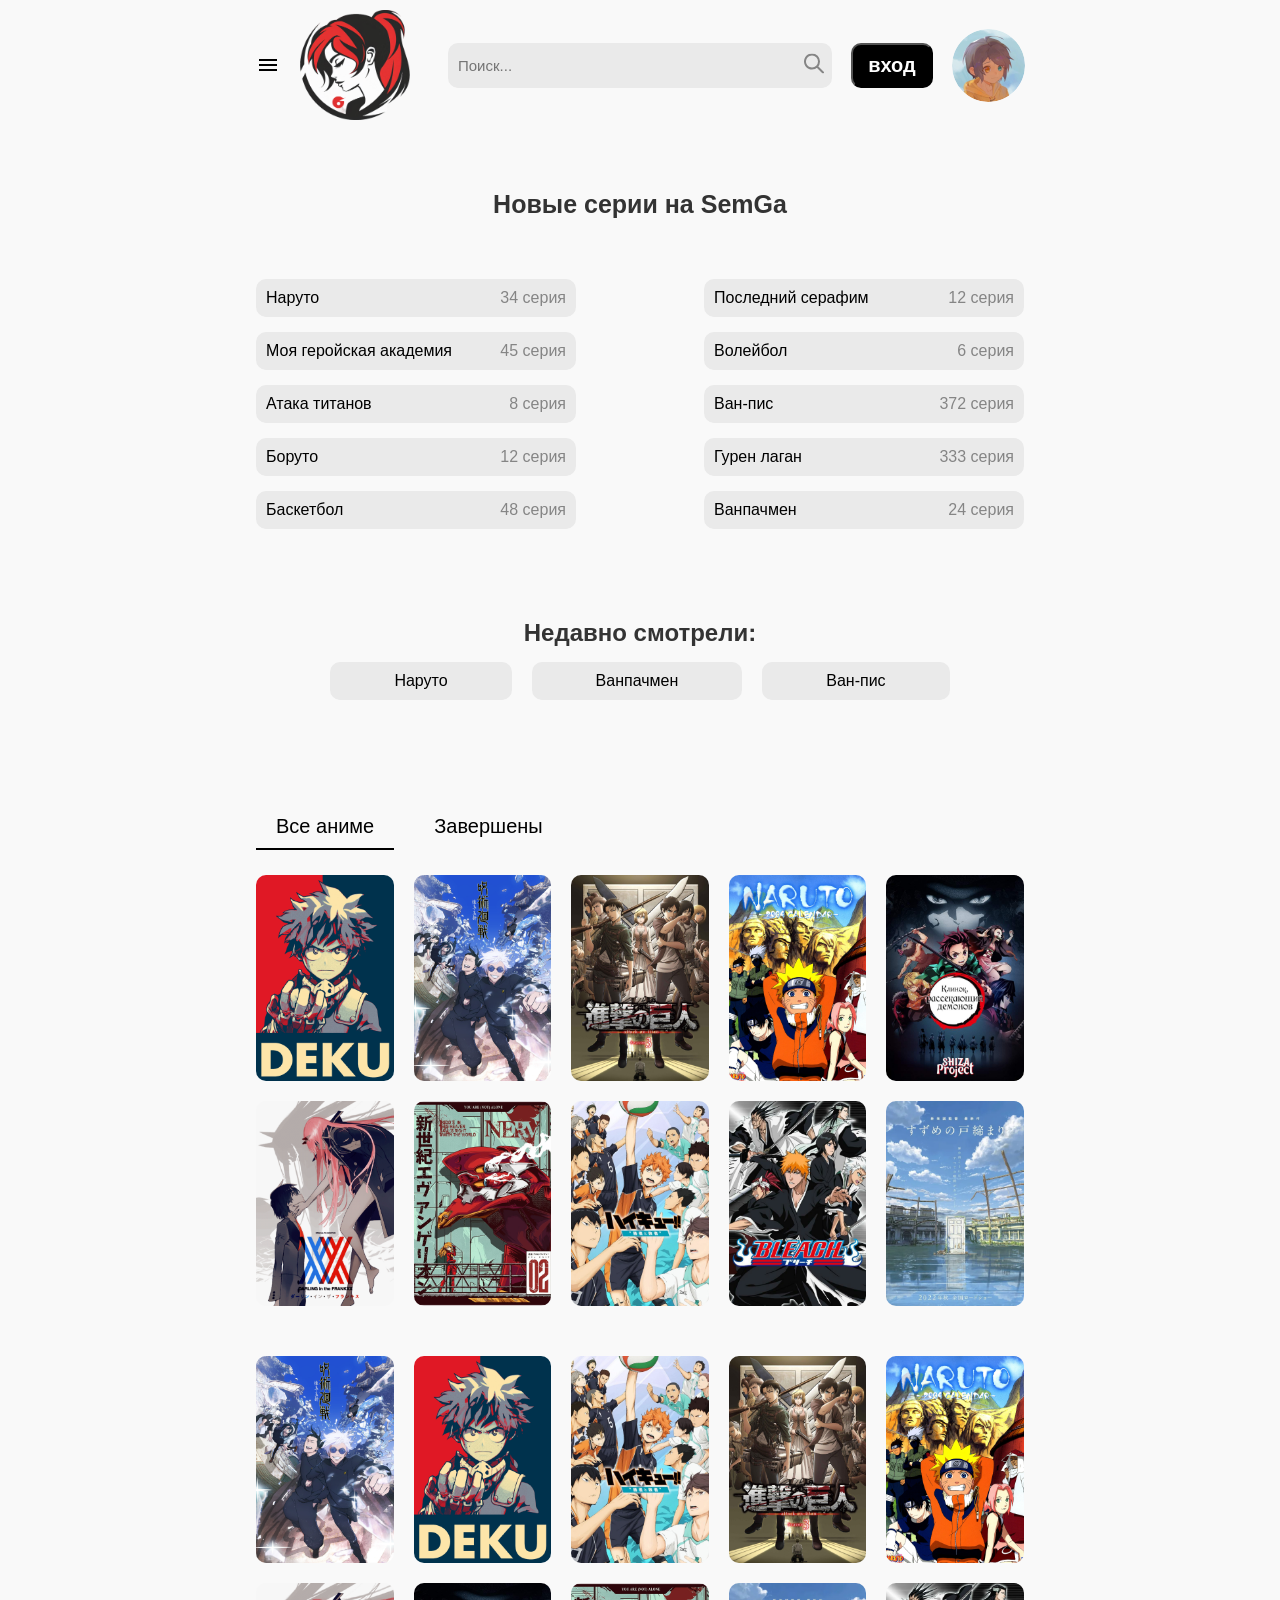
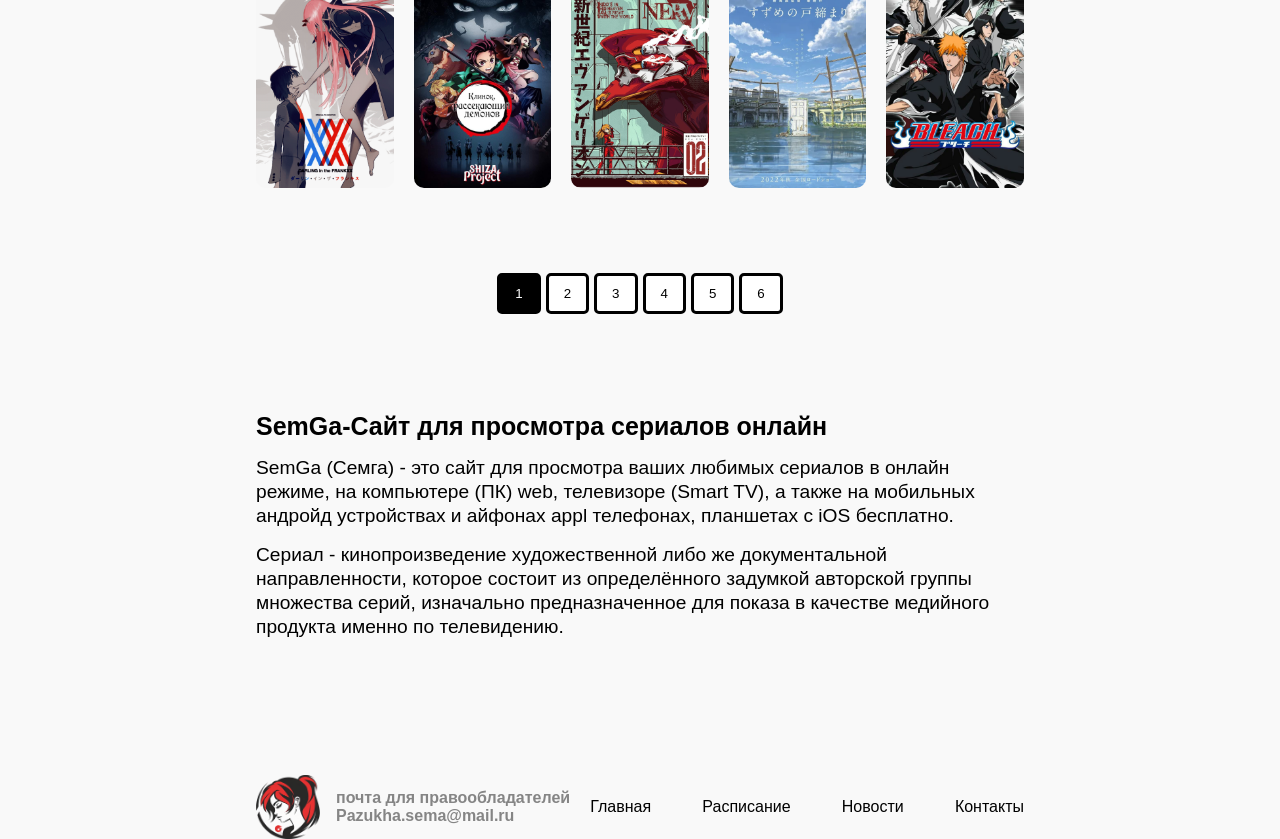
<file: index.html>
<!DOCTYPE html>
<html lang="en">
<head>
    <meta charset="UTF-8">
    <meta name="viewport" content="width=device-width, initial-scale=1.0">
    <title>Document</title>
    <link rel="stylesheet" href="css/style.css">
</head>
<body>

<!-- меню сайта  -->
  <header class="header">
    <div style="display: flex; align-items: center; ">
      <svg class="menu-button" xmlns="http://www.w3.org/2000/svg" viewBox="0 0 24 24" width="24" height="24">
        <path d="M3 6h18v2H3V6zm0 5h18v2H3v-2zm0 5h18v2H3v-2z"/>
      </svg>
      <img class="logotip" src="images/1561289d-no-bg-preview (carve.photos) (1).png" alt="logotip">
    </div>
  
    <div style="width: 100%; text-align: center;">
      <div class="search-icon-container">
        <input type="text" placeholder="Поиск...">
        <button class="search-button">
          <svg width="20" height="20" viewBox="0 0 20 20" fill="none" xmlns="http://www.w3.org/2000/svg">
            <path d="M13 13L19 19M8 15C7.08075 15 6.1705 14.8189 5.32122 14.4672C4.47194 14.1154 3.70026 13.5998 3.05025 12.9497C2.40024 12.2997 1.88463 11.5281 1.53284 10.6788C1.18106 9.82951 1 8.91925 1 8C1 7.08075 1.18106 6.1705 1.53284 5.32122C1.88463 4.47194 2.40024 3.70026 3.05025 3.05025C3.70026 2.40024 4.47194 1.88463 5.32122 1.53284C6.1705 1.18106 7.08075 1 8 1C9.85652 1 11.637 1.7375 12.9497 3.05025C14.2625 4.36301 15 6.14348 15 8C15 9.85652 14.2625 11.637 12.9497 12.9497C11.637 14.2625 9.85652 15 8 15Z" stroke="#858585" stroke-width="2" stroke-linecap="round" stroke-linejoin="round"/>
          </svg>
        </button>
      </div>
    </div>
  
    <div style="display: flex; align-items: center;">
      <button class="button">вход</button>
      <img class="avatar" src="img/2g7pgIB5vvY 1.png"  alt="avatar">
    </div>
  </header>
<!-- основное содержимое -->
    <main>
      <!-- секця с новыми сериями -->
        <section class="newVideo">
                <h1>Новые серии на SemGa</h1>
            <div class="centered-content">
                <div class="button-columns">
                        <a href="kotolog.html">Наруто <span>34 серия</span></a>
                        <a href="kotolog.html">Последний серафим <span>12 серия</span></a>
                        <a href="kotolog.html">Моя геройская академия <span>45 серия</span></a>
                        <a href="kotolog.html">Волейбол <span>6 серия</span></a>
                        <a href="kotolog.html">Атака титанов <span>8 серия</span></a>

                        <a href="kotolog.html">Ван-пис <span>372 серия</span></a>
                        <a href="kotolog.html">Боруто <span>12 серия</span></a>
                        <a href="kotolog.html">Гурен лаган <span>333 серия</span></a>
                        <a href="kotolog.html">Баскетбол <span>48 серия</span></a>
                        <a href="kotolog.html">Ванпачмен <span>24 серия</span></a>
                </div>
                </div>
            </div>
        </section>
        <!-- секция с недавно смотрели -->
        <section>
            <div class="Nedavno-Smotreli">
                <h1>Недавно смотрели:</h1>
                <div class="button-columns3">
                  <a class="button" href="#">Наруто</a>
                  <a class="button" href="#">Ванпачмен</a>
                  <a class="button" href="#">Ван-пис</a>
                </div>           
            </div>
        </section>
        <!-- Выбор катагорий -->
        <section class="image-secti">
          <div class="image-row">
            <div class="filter-container">
              <button class="filter-button active" id="all-button">Все аниме</button>
              <button class="filter-button " id="completed-button">Завершены</button>
            </div>
            <!-- Котолог_1 -->
            <div class="image-conect">
                    <a href="#" class="item-poster">
                      <img src="images/МГА 1.png" alt="image">
                      <div class="overlay"><span>Моя геройская академия</span></div>
                    </a>
                    <a href="#" class="item-poster">
                      <img src="images/МБ 1.png" alt="image">
                      <div class="overlay"><span>Магическая битва</span></div>
                    </a>
                    <a href="#" class="item-poster">
                      <img src="images/АОТ 1.png" alt="image">
                      <div class="overlay"><span>Атака титанов</span></div>
                    </a>
                    <a href="#" class="item-poster">
                      <img src="images/наруто 1.png" alt="image">
                      <div class="overlay"><span>Наруто</span></div>
                    </a>
                    <a href="#" class="item-poster">
                      <img src="images/КРД 1.png" alt="image">
                      <div class="overlay"><span>Клинок рассекающий демонов</span></div>
                    </a>
                    <a href="#" class="item-poster">
                      <img src="images/милый во франксе 1.png" alt="image">
                      <div class="overlay"><span>Милый во Франксе</span></div>
                    </a>
                    <a href="#" class="item-poster">
                      <img src="images/ЕВА 1.png" alt="image">
                      <div class="overlay"><span>Евангелион</span></div>
                    </a>
                    <a href="#" class="item-poster">
                      <img src="images/волейбол 1.png" alt="image">
                      <div class="overlay"><span>Волейбол</span></div>
                    </a>
                    <a href="#" class="item-poster">
                      <img src="images/блич 1.png" alt="image">
                      <div class="overlay"><span>Блич</span></div>
                    </a>
                    <a href="#" class="item-poster">
                      <img src="images/6689027557 1.png" alt="image">
                      <div class="overlay"><span>Судзумэ закрывающая двери</span></div>
                    </a>
                </div>
            </div>
            
            <!-- Котолог_2 -->
            <div class="image-conect">
              <a href="#" class="item-poster" data-category="завершено">
                <img src="images/МБ 1.png" alt="image">
                <div class="overlay"><span>Магическая битва</span></div>
              </a>
              <a href="#" class="item-poster" data-category="завершено">
                <img src="images/МГА 1.png" alt="image">
                <div class="overlay"><span>Моя геройская академия</span></div>
              </a>
              <a href="#" class="item-poster" data-category="завершено">
                <img src="images/волейбол 1.png" alt="image">
                <div class="overlay"><span>Волейбол</span></div>
              </a>
              <a href="#" class="item-poster" data-category="завершено">
                <img src="images/АОТ 1.png" alt="image">
                <div class="overlay"><span>Атака титанов</span></div>
              </a>
              <a href="#" class="item-poster" data-category="завершено">
                <img src="images/наруто 1.png" alt="image">
                <div class="overlay"><span>Наруто</span></div>
              </a>
              <a href="#" class="item-poster" data-category="завершено">
                <img src="images/милый во франксе 1.png" alt="image">
                <div class="overlay"><span>Милый во Франксе</span></div>
              </a>
              <a href="#" class="item-poster" data-category="завершено">
                <img src="images/КРД 1.png" alt="image">
                <div class="overlay"><span>Клинок рассекающий демонов</span></div>
              </a>
              <a href="#" class="item-poster" data-category="завершено">
                <img src="images/ЕВА 1.png" alt="image">
                <div class="overlay"><span>Евангелион</span></div>
              </a>
              <a href="#" class="item-poster" data-category="завершено">
                <img src="images/6689027557 1.png" alt="image">
                <div class="overlay"><span>Судзумэ закрывающая двери</span></div>
              </a>
              <a href="#" class="item-poster" data-category="завершено">
                <img src="images/блич 1.png" alt="image">
                <div class="overlay"><span>Блич</span></div>
              </a>
          </div>
      </div>
            <!-- ПАГИНАТООООР -->
            <div class="pagination-container">
                <div class="pagination">
                  <button id="prev-page" class="pagination-button">
                    <svg xmlns="http://www.w3.org/2000/svg" width="24" height="24" viewBox="0 0 24 24" fill="none" stroke="currentColor" stroke-width="2" stroke-linecap="round" stroke-linejoin="round" class="feather feather-chevron-left"><polyline points="15 18 9 12 15 6"></polyline></svg>
                  </button>
          
                  <button class="pagination-button" id="page-1">1</button>
                  <button class="pagination-button" id="page-2">2</button>
                  <button class="pagination-button" id="page-3">3</button>
                  <button class="pagination-button" id="page-4">4</button>
                  <button class="pagination-button" id="page-5">5</button>
                  <button class="pagination-button" id="page-6">6</button>
                  <button class="pagination-button" id="page-7">7</button>
                  <button class="pagination-button" id="page-8">8</button>
                  <button class="pagination-button" id="page-9">9</button>
                  <button class="pagination-button" id="page-10">10</button>
              
                  <button id="next-page" class="pagination-button">
                    <svg xmlns="http://www.w3.org/2000/svg" width="24" height="24" viewBox="0 0 24 24" fill="none" stroke="currentColor" stroke-width="2" stroke-linecap="round" stroke-linejoin="round" class="feather feather-chevron-right"><polyline points="9 18 15 12 9 6"></polyline></svg>
                  </button>
                </div>
              </div>
        </section>
        <!-- Информация о сайте -->
        <section>
          <div class="footer-text">
            <strong>SemGa-Сайт для просмотра сериалов онлайн</strong>
            <br>
            <p>SemGa (Семга) - это сайт для просмотра ваших любимых сериалов в онлайн режиме, на компьютере (ПК) web, телевизоре (Smart TV),
              а также на мобильных андройд устройствах и айфонах appl телефонах, планшетах с iOS бесплатно.</p>

            <p>Сериал - кинопроизведение художественной либо же документальной направленности, 
            которое состоит из определённого задумкой авторской группы множества серий, 
            изначально предназначенное для показа в качестве медийного продукта именно по телевидению.</p> 
          </div>
          <br>
          <br>
        </section>
    </main>
    <!-- Подвал -->
    <footer>
      <img src="images/1561289d-no-bg-preview (carve.photos) (1).png" alt="#">
      <strong>почта для правообладателей Pazukha.sema@mail.ru</strong>
      <div>
        <ul>
          <li>
            <a href="">Главная</a>
          </li>
          <li>
            <a href="">Расписание</a>
          </li>
          <li>
            <a href="">Новости</a>
          </li>
          <li>
            <a href="">Контакты</a>
          </li>
        </ul>
      </div>
    <footer>

<!-- подключение скрипта JS -->
    <script src="js/app.js"></script>
</body>
</html>
</file>
<file: css/style.css>
* {
    margin: 0;
    padding: 0;
    box-sizing: border-box;
}
a{
  text-decoration: none;
  color: #000000;
}
li{
  list-style: none;
}


main{
  margin-top: 60px;
}

.header {
  margin: 30px, 5%;
  display: grid;
  grid-template-columns: 1fr 2fr 1fr;
  
  align-items: center;
  padding: 10px 0;
}

@media screen and (max-width: 1000px) {
  .header {
    grid-template-columns: 1fr;
    justify-items: center;
  }
}

body{
  padding:0 20vw;
}

.logotip {
  width: 110px;
  height: 110px;
  margin-left: 20px;
}

.menu-button {
  background: none;
  border: none;
  cursor: pointer;
}

.search-icon-container {
  position: relative;
  width: 100%;
  margin: 0 auto;
}

.search-icon-container input {
  border: none;
  outline: none;
  width: 100%;
  max-width: 770px;
  height: 45px;
  border-radius: 10px;
  font-size: 15px;
  background-color: #EAEAEA;
  padding-left: 10px;
  padding-right:10px;
  margin-right: 10px;
}

.search-button {
  position: absolute;
  right: 8px;
  top: 50%;
  transform: translateY(-50%);
  border: none;
  background-color: transparent;
  cursor: pointer;
}

button.button {
  margin: 0px 10% 0px 10%;
  padding: 0 15px;
  width: 96px;
  height: 45px;
  background-color: black;
  color: white;
  border-radius: 10px;
  font-size: 20px;
  font-weight: bold;
  transition: background-color 0.3s;
}

button.button:hover {
  background-color: #ffffff;
  color: black;
}

.avatar {
    width: 73px;
    height: 73px;
    border-radius: 50%;
}
.newVideo h1 {
    font-size: 25px;
    font-weight: bold;
    margin-bottom: 60px;
    text-align: center;
}



.button-columns {
    display: grid;
    grid-template-columns: repeat(2, 1fr);
    row-gap: 15px;
    column-gap: 10vw;

}

@media screen and (max-width: 600px) {
  .button-columns{
    grid-template-columns: 1fr;
  }
  
}

.styled-button:hover {
    background: #e0e0e0;
}


.button-column a:hover {
    background: #CFCFCF;
}

.button-column a span {
    color: #858585;
    position: absolute;
    right: 10px;
    top: 50%;
    transform: translateY(-50%);
}

body {
    font-family: Arial, sans-serif;
    background-color: #f9f9f9;
    color: #333;
}


.newVideo h1 {
    font-size: 25px;
    font-weight: bold;
}

.newVideo {
    text-align: center;
}


.styled-button:hover {
    background: #e0e0e0; 
}

.button-columns a {
    display: block;
    padding: 10px 10px;
    background: #EAEAEA;
    color: #000000;
    border-radius: 10px;
    text-decoration: none;
    text-align: left;
    position: relative;
}

.button-columns a:hover {
    background: #CFCFCF;
}

.button-columns a span {
    color: #858585;
    position: absolute;
    right: 10px;
    top: 50%;
    transform: translateY(-50%);
}


.Nedavno-Smotreli {
    text-align: center;
    padding: 90px 0;
}

.button-columns3 {
    display: flex;
    justify-content: center;
    gap: 20px;
    padding: 15px 0;
}

.button-columns3 a{
    background: #EAEAEA;
    border-radius: 10px;
    padding: 10px 5vw;

}

.button-columns3 a:hover {
    background: #CFCFCF;
}

.overlay {
    position: absolute;
    top: 0;
    left: 0;
    transform: scale(1.1);
    font-size: 20px;
    opacity: 0;
    transition: opacity 1s;
}

.overlay span{
  opacity: 0;
   color: white;
   text-align: center;
   padding: 10px;
}

.overlay:hover span{
  opacity: 1;
}

.item-poster:hover .overlay {
    opacity: 1;
    background-color: rgba(0, 0, 0, 0.5);
    width: 100%;
    height: 100%;
    display: grid;
    align-items: center;
    justify-items: center;

}

.item-poster {
  border-radius: 10px;
  position: relative;
  overflow: hidden;
}

.item-poster img {
    transition: transform 0.2s;
}

.item-poster:hover img {
    transform: scale(1.1);
}

.image-conect {  
  display: grid;
  grid-template-columns: repeat(5, 1fr);
  grid-template-rows: repeat(2, auto);
  gap: 20px;
  padding: 25px 0;
}


  
.image-conect a img{
  object-fit: cover;
  width: 100%;
  height: 100%;
}

/* .item-poster::after {
    content: '';
    position: absolute;
    top: 0;
    left: 0;
    width: 150%;
    height: 150%;
    background-color: rgba(0, 0, 0, 0.5);
    opacity: 0;
    transition: opacity 0.2s;
} */

/* .item-poster:hover::after {
    opacity: 1;
} */

/* ПАГИНАТООООР */

.pagination-container {
    display: flex;
    justify-content: center;
    gap: 5px;
    margin-top: 60px;
  }
.pagination {
  display: flex;
  justify-content: center;
  gap: 5px;
  width: 100%;
  font-size: 1.2rem;
}
.pagination-button {
  background-color: white;
  color: black;
  border: 3px solid black;
  padding: 10px 15px;
  cursor: pointer;
  border-radius: 5px;
  transition: all 0.3s ease;
  animation: pulse 0.3s ease-in-out;
}
.pagination-button:hover {
  background-color: #CFCFCF;
}
.pagination-button.active {
  background-color: black;
  color: white;
}
#prev-page, #next-page {
  padding: 0;
  width: 30px;
  height: 30px;
  border-radius: 50%;
}



/* АНИМАЦИЯЯЯЯЯЯЯЯЯЯЯЯЯЯЯ */

.animated {
    animation: pulse 0.3s ease-in-out;
  }
  
  @keyframes pulse {
    0% {
      transform: scale(1);
    }
    50% {
      transform: scale(1.1);
    }
    100% {
      transform: scale(1);
    }
  }


.footer-text {
  text-align: left;
  margin-top: 100px;
  margin-bottom: 100px;
  font-size: 1.2rem;
  line-height: 1.5rem;
  color: rgb(0, 0, 0);
}

.footer-text strong{
  font-size: 25px;
  font-weight: bold;
  margin-bottom: 30px;
}

.footer-text p{
  margin-top: 15px;

}


footer {
  color: #858585;
  display: grid;
  grid-template-columns: 80px repeat(2,1fr);
  align-items: center;
}

footer strong{
  justify-self: start;
}

footer img{
  width: 64px;
  height: 64px;
}
footer div ul{
  display: flex;
  justify-self: end;
  column-gap: 4vw;
  text-decoration: none;

}



.filter-container {
  display: flex;
  align-items: center;
  gap: 20px;
}

.filter-button {
  border: none;
  background-color: transparent;
  cursor: pointer;
  font-size: 20px;
  color: #000;
  padding: 10px 20px;
  border-bottom: 2px solid transparent;
}

.filter-button:hover {
  color: #333;
}

.filter-button.active {
  color: #000;
  border-color: #000;
}
</file>
